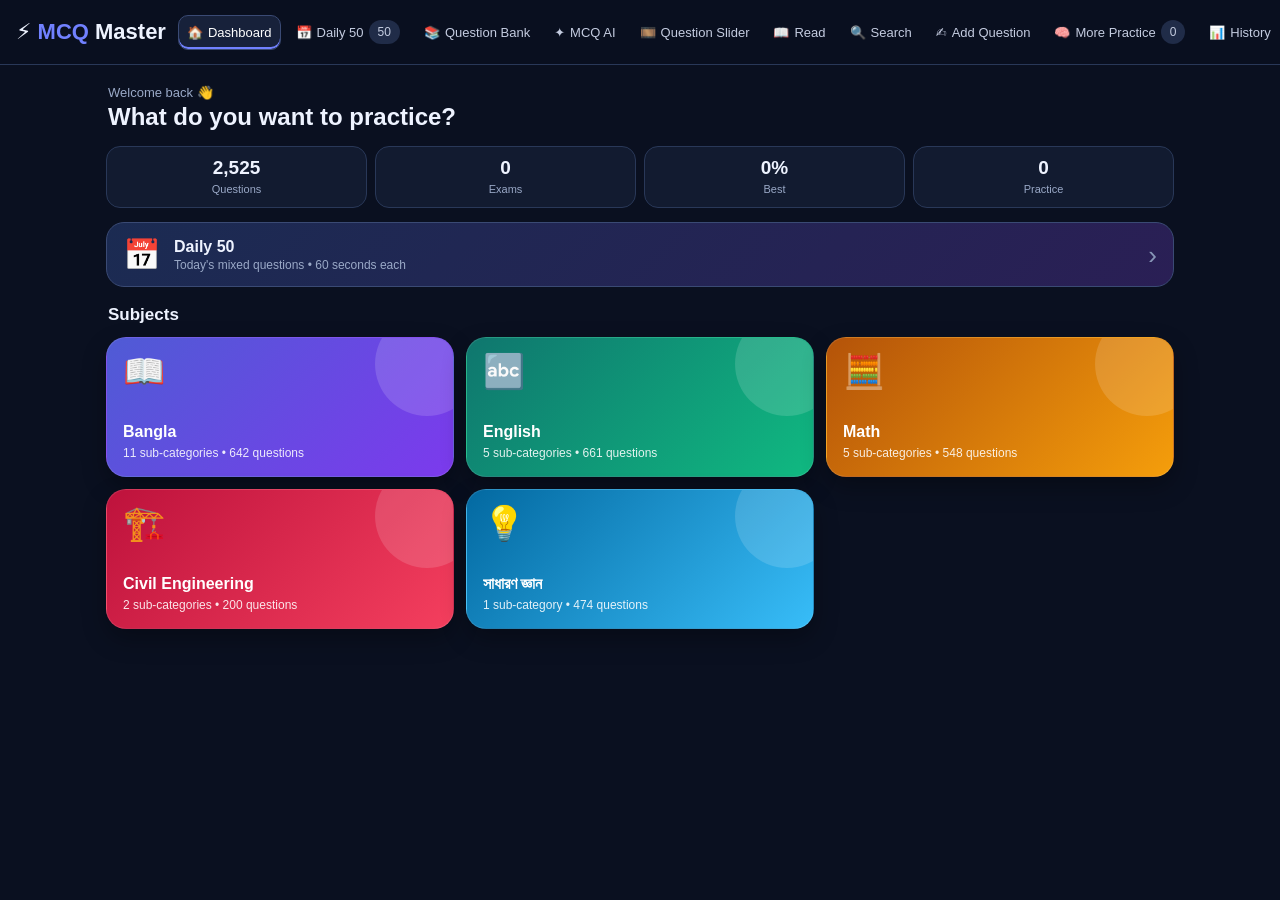
<file: index.html>
<!doctype html>
<html lang="en">
<head>
<meta charset="utf-8">
<meta name="viewport" content="width=device-width,initial-scale=1,viewport-fit=cover">
<meta name="theme-color" content="#0a1020">
<meta name="color-scheme" content="dark">
<meta name="description" content="MCQ Master: exams, Daily 50, search, read mode and more practice. Installable and works offline.">
<meta name="mobile-web-app-capable" content="yes">
<meta name="apple-mobile-web-app-capable" content="yes">
<meta name="apple-mobile-web-app-status-bar-style" content="black-translucent">
<meta name="apple-mobile-web-app-title" content="MCQ Master">
<meta name="format-detection" content="telephone=no">
<link rel="manifest" href="manifest.webmanifest">
<link rel="icon" href="icon.svg" type="image/svg+xml">
<link rel="icon" href="icon-192.png" type="image/png" sizes="192x192">
<link rel="apple-touch-icon" href="apple-touch-icon.png">
<title>MCQ Master</title>
<link rel="stylesheet" href="style.css">
</head>
<body>
<header class="topbar" id="topbar">
 <div class="topbar-in">
  <button class="brand" onclick="show('home')" aria-label="Go to dashboard"><span class="logo">⚡ <b>MCQ</b> Master</span></button>
  <span class="netchip" id="netChip" style="display:none">⚠ Offline</span>
  <button class="burger" id="burger" aria-label="Toggle menu" aria-expanded="false" aria-controls="navMenu" onclick="toggleMenu()"><span></span><span></span><span></span></button>
  <nav class="nav" id="navMenu" aria-label="Main navigation">
   <button class="navbtn active" data-view="home" onclick="show('home')"><span>🏠</span><span>Dashboard</span></button>
   <button class="navbtn" data-view="daily" onclick="show('daily')"><span>📅</span><span>Daily 50</span><span id="dailyBadge" class="badge">0</span></button>
   <button class="navbtn" data-view="bank" onclick="show('bank')"><span>📚</span><span>Question Bank</span></button>
   <button class="navbtn" data-view="ai" onclick="show('ai')"><span>✦</span><span>MCQ AI</span></button>
   <button class="navbtn" data-view="slider" onclick="show('slider')"><span>🎞️</span><span>Question Slider</span></button>
   <button class="navbtn" data-view="read" onclick="show('read')"><span>📖</span><span>Read</span></button>
   <button class="navbtn" data-view="search" onclick="show('search')"><span>🔍</span><span>Search</span></button>
   <button class="navbtn" data-view="manage" onclick="show('manage')"><span>✍️</span><span>Add Question</span></button>
   <button class="navbtn" data-view="practice" onclick="show('practice')"><span>🧠</span><span>More Practice</span><span id="wrongBadge" class="badge">0</span></button>
   <button class="navbtn" data-view="history" onclick="show('history')"><span>📊</span><span>History</span></button>
   <button class="navbtn dng" onclick="resetAll()"><span>🗑️</span><span>Reset Local Data</span></button>
  </nav>
 </div>
</header>
<div class="app">
<section id="home" class="view active">
 <div class="homehead"><div class="muted" style="font-size:13px">Welcome back 👋</div><h1>What do you want to practice?</h1></div>
 <div class="card installcard" id="installCard" style="display:none"><div><b>📲 Install MCQ Master</b><div class="muted" id="installTxt" style="font-size:13px;margin-top:4px"></div></div><div style="display:flex;gap:8px"><button type="button" class="btn primary" id="installBtn" style="display:none" onclick="installApp()">Install</button><button type="button" class="btn" onclick="dismissInstall()">Not now</button></div></div>
 <div class="minis">
  <div class="mini"><b id="totalQ">0</b><span>Questions</span></div>
  <div class="mini"><b id="totalExam">0</b><span>Exams</span></div>
  <div class="mini"><b id="bestScore">0%</b><span>Best</span></div>
  <div class="mini"><b id="practiceCount">0</b><span>Practice</span></div>
 </div>
 <button type="button" class="dailycard" onclick="show('daily')"><span class="cic">📅</span><span class="stxt"><b>Daily 50</b><span class="muted">Today's mixed questions • 60 seconds each</span></span><span class="chev">›</span></button>
 <h3 class="sectitle">Subjects</h3>
 <div class="catgrid" id="catGrid"></div>
 
</section>

<section id="subs" class="view">
 <button type="button" class="backbtn" onclick="goBack()" aria-label="Go back"><span class="bi"><svg viewBox="0 0 24 24" width="18" height="18" fill="none" stroke="currentColor" stroke-width="2.6" stroke-linecap="round" stroke-linejoin="round"><path d="M15 5l-7 7 7 7"/></svg></span><span>Back</span></button>
 <div class="hero sethero" id="subHero"></div>
 <h3 class="sectitle">Choose a sub-category</h3>
 <div id="subList"></div>
</section>

<section id="setup" class="view">
 <button type="button" class="backbtn" onclick="goBack()" aria-label="Go back"><span class="bi"><svg viewBox="0 0 24 24" width="18" height="18" fill="none" stroke="currentColor" stroke-width="2.6" stroke-linecap="round" stroke-linejoin="round"><path d="M15 5l-7 7 7 7"/></svg></span><span>Back</span></button>
 <div class="hero sethero" id="setHero"></div>
 <div class="tkt" aria-live="polite">
  <div class="tk"><b id="tkQ">10</b><span>Questions</span></div>
  <div class="tk"><b id="tkT">No limit</b><span id="tkTl">Timer</span></div>
  <div class="tk"><b id="tkN">None</b><span>Cut mark</span></div>
  <div class="tk hl"><b id="tkM">10</b><span>Full marks</span></div>
 </div>
 <div style="display:none">
  <select id="cat" onchange="loadSubs()"></select><select id="sub" onchange="loadLessons()"></select>
  <select id="count"><option value="5">5</option><option value="10" selected>10</option><option value="20">20</option><option value="30">30</option><option value="50">50</option><option value="1000">All</option></select>
  <select id="negative"><option value="0">Off</option><option value=".25">−0.25</option><option value=".5">−0.50</option><option value="1">−1.00</option></select>
  <select id="qtype"><option value="all">Both</option><option value="mcq">MCQ</option><option value="text">Short answer</option></select>
  <select id="qorder"><option value="random">Random</option><option value="present">Original</option></select>
  <select id="timerMode" onchange="timerUi(true)"><option value="off">No timer</option><option value="q">Per question</option><option value="all">Whole exam</option></select>
 </div>

 <div class="setgrp">
  <div class="setrow">
   <div class="sethd"><span class="seti" style="--c1:#4f5bd5;--c2:#7c3aed">🔢</span><div class="sett"><b>Number of questions</b><small>How many questions in this exam</small></div></div>
   <div class="seg wrap" data-for="count"></div>
  </div>
  <div class="setrow">
   <div class="sethd"><span class="seti" style="--c1:#0f766e;--c2:#10b981">🧩</span><div class="sett"><b>Question type</b><small>Multiple choice, typed answers, or both</small></div></div>
   <div class="seg" data-for="qtype"></div>
  </div>
  <div class="setrow">
   <div class="sethd"><span class="seti" style="--c1:#b45309;--c2:#f59e0b">🔀</span><div class="sett"><b>Question order</b><small>Original order continues where you stopped</small></div></div>
   <div class="seg" data-for="qorder"></div>
  </div>
 </div>

 <div class="setgrp">
  <div class="setrow">
   <div class="sethd"><span class="seti" style="--c1:#be123c;--c2:#f43f5e">⏱</span><div class="sett"><b>Timer</b><small>Count down for each question or the whole exam</small></div></div>
   <div class="seg" data-for="timerMode"></div>
   <div id="timerValBox" class="tvbox" style="display:none">
    <div class="stepper">
     <button type="button" class="stp" onclick="timerStep(-1)" aria-label="Less time">−</button>
     <div class="stpv"><input type="number" id="timerVal" min="5" max="3600" value="60" inputmode="numeric" oninput="timerPaint();setupSummary()" aria-label="Timer value"><span id="timerValLbl">seconds per question</span></div>
     <button type="button" class="stp" onclick="timerStep(1)" aria-label="More time">+</button>
    </div>
    <div class="chips" id="timerPresets"></div>
   </div>
  </div>
  <div class="setrow">
   <div class="sethd"><span class="seti" style="--c1:#6d28d9;--c2:#d946ef">✂️</span><div class="sett"><b>Cut mark</b><small>Marks removed for every wrong answer. Skipped questions lose nothing.</small></div></div>
   <div class="seg" data-for="negative"></div>
  </div>
 </div>

 <div id="lessonBox" class="setgrp" style="display:none;position:relative;padding:14px">
  <div class="sethd" style="margin-bottom:10px"><span class="seti" style="--c1:#0369a1;--c2:#38bdf8">📑</span><div class="sett"><b>Lessons</b><small>Only the chosen lessons are loaded</small></div></div>
  <button type="button" class="msel" id="lessonBtn" onclick="toggleLessonPanel()" aria-expanded="false" aria-controls="lessonPanel"><span id="lessonBtnTxt">All lessons</span><span aria-hidden="true">▾</span></button>
  <div class="mspanel" id="lessonPanel" style="display:none">
   <div class="mshead"><label style="margin:0;display:flex;gap:8px;align-items:center;cursor:pointer;color:#eef3ff"><input type="checkbox" id="lessonAll" style="width:auto" checked onchange="toggleLessons(this.checked)"> Select all</label><button type="button" class="btn" style="padding:6px 12px" onclick="toggleLessonPanel(false)">Done</button></div>
   <div class="lessonlist" id="lessonList"></div>
  </div>
  <div class="muted" style="font-size:12px;margin-top:8px" id="lessonInfo"></div>
 </div>

 <button type="button" class="cta" onclick="startExam()">Start exam →</button>
 <p class="muted setnote">Questions you already had in earlier exams are skipped until the selection runs out. Over 50 questions are shown 50 per page.</p>
</section>

<section id="exam" class="view">
 <button type="button" class="backbtn" onclick="goBack()" aria-label="Go back"><span class="bi"><svg viewBox="0 0 24 24" width="18" height="18" fill="none" stroke="currentColor" stroke-width="2.6" stroke-linecap="round" stroke-linejoin="round"><path d="M15 5l-7 7 7 7"/></svg></span><span>Back</span></button>
 <div class="hero">
  <div style="display:flex;justify-content:space-between;gap:8px;flex-wrap:wrap"><div><h2 id="batchTitle">Questions</h2><div class="muted" id="batchInfo"></div></div><div style="display:flex;gap:6px;align-items:flex-start"><div class="badge timer" id="timerBadge" style="display:none"></div><div class="badge" id="answeredInfo">0 answered</div></div></div>
  <div class="bar"><i id="batchBar"></i></div>
 </div>
 <div class="qnav" id="qnav" style="display:none"></div>
 <div id="questions"></div>
 <div class="sticky"><span class="muted" id="stickyHint">Answer all you can, then submit.</span><button class="btn primary" id="submitBtn" onclick="primaryAction()">Submit Questions →</button></div>
</section>

<section id="result" class="view">
 <button type="button" class="backbtn" onclick="goBack()" aria-label="Go back"><span class="bi"><svg viewBox="0 0 24 24" width="18" height="18" fill="none" stroke="currentColor" stroke-width="2.6" stroke-linecap="round" stroke-linejoin="round"><path d="M15 5l-7 7 7 7"/></svg></span><span>Back</span></button>
 <div class="card">
  <div class="ring" id="ring"><div class="ringin" id="finalPercent">0%</div></div>
  <h1 id="resultTitle" style="text-align:center">Result</h1><p class="muted" id="resultText" style="text-align:center"></p>
  <div class="stats">
   <div class="card"><div class="muted">Correct</div><b id="rCorrect">0</b></div>
   <div class="card"><div class="muted">Wrong</div><b id="rWrong">0</b></div>
   <div class="card"><div class="muted">Skipped</div><b id="rSkip">0</b></div>
   <div class="card"><div class="muted">Score</div><b id="rScore">0</b></div>
  </div>
  <div id="batchWrong"></div>
  <div style="display:flex;justify-content:center;gap:8px;flex-wrap:wrap;margin-top:16px">
   <button class="btn primary" id="nextBtn" onclick="nextBatch()">Next Questions →</button>
   <button class="btn good" onclick="show('practice')">More Practice</button>
   <button class="btn primary" id="repeatBtn" style="display:none" onclick="startExam()">Next MCQs →</button>
   <button class="btn" onclick="show('home')">Back to Main Page</button>
  </div>
 </div>
</section>

<section id="daily" class="view">
 <button type="button" class="backbtn" onclick="goBack()" aria-label="Go back"><span class="bi"><svg viewBox="0 0 24 24" width="18" height="18" fill="none" stroke="currentColor" stroke-width="2.6" stroke-linecap="round" stroke-linejoin="round"><path d="M15 5l-7 7 7 7"/></svg></span><span>Back</span></button>
 <div class="hero">
  <div style="display:flex;justify-content:space-between;gap:8px;flex-wrap:wrap;align-items:flex-start">
   <div><h2>📅 Daily Suggested Questions</h2><div class="muted" id="dailyInfo"></div></div>
   <div class="badge" id="dailyStats">0 / 0 answered</div>
  </div>
  <div class="bar"><i id="dailyBar"></i></div>
  <p class="muted" style="margin:0">Answer one question at a time. After the last question you see your score. Wrong answers are added to More Practice.</p>
   <div id="dailyTimerRow" style="display:flex;gap:8px;align-items:center;flex-wrap:wrap;margin-top:12px">
    <span class="badge timer" id="dailyTimer" style="display:none"></span>
    <span class="muted" style="font-size:13px">Every question has 60 seconds. When time ends, the next question opens automatically.</span>
   </div>
 </div>
 <div id="dailyResult"></div>
 <div id="dailyList"></div>
 <div class="sticky" id="dailySubmitBar"><span class="muted" id="dailySubmitInfo">0 / 0 answered</span><button class="btn primary" id="dailyNextBtn" onclick="dailyPrimary()">Next →</button></div>
</section>

<section id="bank" class="view">
<button type="button" class="backbtn" onclick="goBack()" aria-label="Go back"><span class="bi"><svg viewBox="0 0 24 24" width="18" height="18" fill="none" stroke="currentColor" stroke-width="2.6" stroke-linecap="round" stroke-linejoin="round"><path d="M15 5l-7 7 7 7"/></svg></span><span>Back</span></button>
 <div class="pghead"><h1>📚 Question Bank</h1><p class="muted">Every subject, sub-category and lesson. Tap a sub-category to start practising it.</p></div>
 <div class="minis">
  <div class="mini"><b id="bankTotal">0</b><span>Questions</span></div>
  <div class="mini"><b id="bankCats">0</b><span>Subjects</span></div>
  <div class="mini"><b id="bankSubs">0</b><span>Sub-cats</span></div>
  <div class="mini"><b id="bankDaily">0</b><span>Daily set</span></div>
 </div>
 <div id="bankList"></div>
</section>

<section id="read" class="view">
<button type="button" class="backbtn" onclick="goBack()" aria-label="Go back"><span class="bi"><svg viewBox="0 0 24 24" width="18" height="18" fill="none" stroke="currentColor" stroke-width="2.6" stroke-linecap="round" stroke-linejoin="round"><path d="M15 5l-7 7 7 7"/></svg></span><span>Back</span></button>
 <div id="rdPicker">
  <div class="pghead"><h1>📖 Read</h1><p class="muted">Study mode: questions with the correct answer and explanation. No timer, no score, and nothing is added to Wrong, Skipped or History.</p></div>
  <div class="panel">
   <div class="flab">Subject</div>
   <div class="chips" id="rdCatChips"></div>
   <div class="flab" style="margin-top:10px">Sub-category</div>
   <div class="chips" id="rdSubChips"></div>
   <div id="rdLesRow" style="display:none;margin-top:8px"><div class="flab">Lesson</div><button type="button" class="pfield" onclick="readPickLesson()"><span id="rdLesTxt">All lessons</span><span class="chev">›</span></button></div>
  </div>
  <div class="panel" style="margin-top:12px">
   <div class="flab">Question type</div><div class="seg" data-for="rdType"></div>
   <div class="flab" style="margin-top:14px">Order</div><div class="seg" data-for="rdOrder"></div>
   <div class="flab" style="margin-top:14px">Answers</div><div class="seg" data-for="rdMode"></div>
  </div>
  <div style="display:none">
   <select id="rdCat" onchange="readSubs(false)"></select><select id="rdSub" onchange="readLessons(false)"></select><select id="rdLes"></select>
   <select id="rdType"><option value="all">All</option><option value="mcq">MCQ</option><option value="text">Short answer</option></select>
   <select id="rdOrder"><option value="present">Original</option><option value="random">Random</option></select>
   <select id="rdMode"><option value="show">Show</option><option value="hide">Hide</option></select>
  </div>
  <button type="button" class="cta" id="rdStartBtn" onclick="readStart()">Start reading →</button>
 </div>
 <div id="rdResults" style="display:none">
  <div class="rdhead">
   <button type="button" class="rdchg" onclick="readChange()" aria-label="Change selection"><svg viewBox="0 0 24 24" width="18" height="18" fill="none" stroke="currentColor" stroke-width="2.4" stroke-linecap="round" stroke-linejoin="round"><path d="M4 6h16M7 12h10M10 18h4"/></svg></button>
   <div class="rdsum"><b id="rdTitle"></b><span id="rdInfo"></span></div>
   <button type="button" class="rdtog on" id="rdTog" onclick="readToggleAns()">👁 Answers shown</button>
   <div class="rdprog"><i id="rdProg"></i></div>
  </div>
  <div id="rdList"></div>
 </div>
</section>

<section id="search" class="view">
<button type="button" class="backbtn" onclick="goBack()" aria-label="Go back"><span class="bi"><svg viewBox="0 0 24 24" width="18" height="18" fill="none" stroke="currentColor" stroke-width="2.6" stroke-linecap="round" stroke-linejoin="round"><path d="M15 5l-7 7 7 7"/></svg></span><span>Back</span></button>
 <div class="pghead"><h1>🔍 Search</h1><p class="muted">Searches questions, options, answers and explanations in every subject. Bangla and English both work.</p></div>
 <div class="sbarw">
  <div class="sbar">
   <svg viewBox="0 0 24 24"><circle cx="11" cy="11" r="7"/><path d="M20 20l-4-4"/></svg>
   <input type="search" id="srchQ" placeholder="Search questions…" autocomplete="off" autocapitalize="off" spellcheck="false" oninput="searchDebounce()" onkeydown="if(event.key==='Enter'){clearTimeout(srchTimer);srchLimit=20;searchRun()}">
   <button type="button" class="sclear" id="srchClear" style="display:none" onclick="searchClear()" aria-label="Clear search">✕</button>
  </div>
 </div>
 <div class="chips" id="srCatChips"></div>
 <div class="chips" id="srSubChips" style="display:none"></div>
 <div style="display:none"><select id="srchCat" onchange="srchCatChange()"></select><select id="srchSub" onchange="srchLimit=20;searchRun()"></select></div>
 <div class="muted" style="font-size:13px;margin:4px 2px 12px" id="srchInfo"></div>
 <div id="srchList"><div class="emptystate"><div class="eic">🔍</div><b>Type at least 2 letters</b><span>of a question, answer or explanation.</span></div></div>
</section>

<section id="manage" class="view">
 <button type="button" class="backbtn" onclick="goBack()" aria-label="Go back"><span class="bi"><svg viewBox="0 0 24 24" width="18" height="18" fill="none" stroke="currentColor" stroke-width="2.6" stroke-linecap="round" stroke-linejoin="round"><path d="M15 5l-7 7 7 7"/></svg></span><span>Back</span></button>
 <div class="pghead"><h1>✍️ Add Question</h1><p class="muted">Create your own multiple-choice or short-answer questions. They are saved on this device and appear in exams, Daily 50 and the Question Bank.</p></div>
 <div class="card form">
  <div class="formgrid">
   <div><label>Type</label><select id="nqType" onchange="nqToggle()"><option value="mcq">Multiple choice (MCQ)</option><option value="text">Short answer (user types)</option></select></div>
   <div><label>Lesson</label><input id="nqLes" placeholder="e.g. Rivers of Bangladesh"></div>
   <div><label>Category</label><input id="nqCat" list="catDl" oninput="nqChips()" placeholder="e.g. General Knowledge"></div>
   <div><label>Sub-category</label><input id="nqSub" list="subDl" oninput="nqChips()" placeholder="e.g. Geography"></div>
  </div>
  <div class="flab" style="margin-top:12px">Quick pick</div><div class="chips" id="nqCatChips"></div><div class="chips" id="nqSubChips" style="display:none"></div>
  <datalist id="catDl"></datalist><datalist id="subDl"></datalist>
  <div style="margin-top:12px"><label>Question</label><textarea id="nqQ" rows="2" placeholder="e.g. Dhaka is the capital of which country?"></textarea></div>
  <div id="nqMcq" style="margin-top:12px">
   <label>Options — select the radio button next to the correct one</label>
   <div class="optrow"><input type="radio" name="nqCorrect" value="0" checked><input id="nqO0" placeholder="Option A"></div>
   <div class="optrow"><input type="radio" name="nqCorrect" value="1"><input id="nqO1" placeholder="Option B"></div>
   <div class="optrow"><input type="radio" name="nqCorrect" value="2"><input id="nqO2" placeholder="Option C (optional)"></div>
   <div class="optrow"><input type="radio" name="nqCorrect" value="3"><input id="nqO3" placeholder="Option D (optional)"></div>
  </div>
  <div id="nqText" style="display:none;margin-top:12px">
   <label>Accepted answers — one per line</label>
   <textarea id="nqAns" rows="3" placeholder="Bangladesh&#10;People's Republic of Bangladesh"></textarea>
   <div class="muted" style="font-size:12px;margin-top:5px">The user's answer is correct if it matches any line. Capital letters, punctuation and a/an/the are ignored, and one small typo is forgiven in longer answers.</div>
  </div>
  <div style="margin-top:12px"><label>Explanation (optional)</label><input id="nqExp" placeholder="Shown after answering"></div>
  <div style="margin-top:14px"><button class="btn primary" onclick="addQuestion()">Add Question</button></div>
 </div>
 <div class="card" style="margin-top:14px"><h3>My Questions <span class="badge" id="myCount">0</span></h3><div id="myList"></div></div>
</section>

<section id="practice" class="view">
<button type="button" class="backbtn" onclick="goBack()" aria-label="Go back"><span class="bi"><svg viewBox="0 0 24 24" width="18" height="18" fill="none" stroke="currentColor" stroke-width="2.6" stroke-linecap="round" stroke-linejoin="round"><path d="M15 5l-7 7 7 7"/></svg></span><span>Back</span></button>
 <div class="pghead"><h1>🧠 More Practice</h1><p class="muted" id="practiceDesc"></p></div>
 <div class="ptabs" id="ptabs">
  <button type="button" class="tab active" data-tab="wrong" style="--ac:#ff5d73" onclick="setTab('wrong')"><span>❌</span><span>Wrong</span><span class="badge" id="tabWrong">0</span></button>
  <button type="button" class="tab" data-tab="imp" style="--ac:#f5b942" onclick="setTab('imp')"><span>⭐</span><span>Important</span><span class="badge" id="tabImp">0</span></button>
  <button type="button" class="tab" data-tab="skip" style="--ac:#38bdf8" onclick="setTab('skip')"><span>⏭</span><span>Skipped</span><span class="badge" id="tabSkip">0</span></button>
  <button type="button" class="tab" data-tab="srch" style="--ac:#a78bfa" onclick="setTab('srch')"><span>🔍</span><span>Searched</span><span class="badge" id="tabSrch">0</span></button>
  <button type="button" class="tab" data-tab="n10" style="--ac:#46e0aa" onclick="setTab('n10')"><span>🔁</span><span>10× Practice</span><span class="badge" id="tabN10">0</span></button>
 </div>
 <div id="practiceFilter"></div>
 <div id="practiceActions"></div>
 <div id="practiceList"></div>
</section>

<section id="history" class="view">
<button type="button" class="backbtn" onclick="goBack()" aria-label="Go back"><span class="bi"><svg viewBox="0 0 24 24" width="18" height="18" fill="none" stroke="currentColor" stroke-width="2.6" stroke-linecap="round" stroke-linejoin="round"><path d="M15 5l-7 7 7 7"/></svg></span><span>Back</span></button>
 <div class="pghead"><h1>📊 Exam History</h1><p class="muted">All exam results are stored locally on this device.</p></div>
 <div id="historyList"></div>
</section>

<section id="ai" class="view">
 <div class="aihead">
  <button type="button" class="backbtn" onclick="goBack()" aria-label="Go back"><span class="bi"><svg viewBox="0 0 24 24" width="18" height="18" fill="none" stroke="currentColor" stroke-width="2.6" stroke-linecap="round" stroke-linejoin="round"><path d="M15 5l-7 7 7 7"/></svg></span></button>
  <div class="aibrand"><span class="aiav">✦</span><div><b>MCQ AI</b><small id="aiStatus">Works offline · reads your MCQ bank</small></div></div>
  <button type="button" class="aiib" onclick="aiToggleSet()" aria-label="AI settings">⚙</button>
  <button type="button" class="aiib" onclick="aiWelcome()" aria-label="New chat">＋</button>
 </div>
 <div class="aiset" id="aiSet" style="display:none">
  <b>Online AI (optional)</b>
  <p class="muted" style="font-size:13px;margin:4px 0 12px">Offline, MCQ AI answers from your question bank. Add a free Google Gemini API key (from aistudio.google.com/apikey) and it can also answer anything else. The key stays on this device.</p>
  <label for="aiKey">Gemini API key</label><input type="password" id="aiKey" placeholder="AIza…" autocomplete="off">
  <label for="aiModel">Model</label><input id="aiModel" placeholder="gemini-3.8 (optional)" autocomplete="off">
  <div style="display:flex;gap:8px"><button type="button" class="btn primary" onclick="aiSaveCfg()">Save</button><button type="button" class="btn" onclick="aiClearCfg()">Remove key</button></div>
 </div>
 <div class="aichat" id="aiChat"></div>
 <div class="aibottom">
  <div class="chips aisug" id="aiSug"></div>
  <div class="aicomp"><textarea id="aiIn" rows="1" placeholder="Ask about your questions…" oninput="aiGrow(this)" onkeydown="aiKey(event)" aria-label="Message MCQ AI"></textarea><button type="button" class="aisend" onclick="aiSend()" aria-label="Send">↑</button></div>
 </div>
</section>

<section id="slider" class="view">
 <button type="button" class="backbtn" onclick="goBack()" aria-label="Go back"><span class="bi"><svg viewBox="0 0 24 24" width="18" height="18" fill="none" stroke="currentColor" stroke-width="2.6" stroke-linecap="round" stroke-linejoin="round"><path d="M15 5l-7 7 7 7"/></svg></span><span>Back</span></button>
 <div id="slPicker">
  <div class="pghead"><h1>🎞️ Question Slider</h1><p class="muted">Questions slide past one by one. A timer moves to the next question on its own, and the answer with its explanation appears for you to read.</p></div>
  <div class="panel">
   <div class="flab">Subject</div><div class="chips" id="slCatChips"></div>
   <div class="flab" style="margin-top:10px">Sub-category</div><div class="chips" id="slSubChips"></div>
  </div>
  <div class="panel" style="margin-top:12px">
   <div class="flab">Time per question</div><div class="seg" data-for="slSec"></div>
   <div class="flab" style="margin-top:14px">Show answer + explanation</div><div class="seg" data-for="slRev"></div>
   <div class="flab" style="margin-top:14px">Order</div><div class="seg" data-for="slOrd"></div>
  </div>
  <div style="display:none">
   <select id="slCat" onchange="slSubs(false)"></select><select id="slSub" onchange="slSync()"></select>
   <select id="slSec"><option value="15">15s</option><option value="30">30s</option><option value="60" selected>60s</option><option value="90">90s</option><option value="120">120s</option></select>
   <select id="slRev"><option value="now">Instantly</option><option value="half" selected>At half time</option><option value="tap">On tap</option></select>
   <select id="slOrd"><option value="present">Original</option><option value="random">Random</option></select>
  </div>
  <button type="button" class="cta" id="slStartBtn" onclick="slStart()">Start slider →</button>
 </div>
 <div id="slRun" style="display:none">
  <div class="slbar">
   <button type="button" class="rdchg" onclick="slExit()" aria-label="Close slider">✕</button>
   <div class="rdsum"><b id="slTitle"></b><span id="slInfo"></span></div>
   <div class="slring" id="slRingW"><svg viewBox="0 0 36 36"><circle class="slr0" cx="18" cy="18" r="15.9155"/><circle class="slr1" id="slRing" cx="18" cy="18" r="15.9155"/></svg><b id="slSecs">60</b></div>
  </div>
  <div class="slprog"><i id="slProg"></i></div>
  <div class="slstage" id="slStage"></div>
  <div class="slctl">
   <button type="button" class="slb" onclick="slGo(-1)" aria-label="Previous question">‹ Prev</button>
   <button type="button" class="slb slp" id="slPlay" onclick="slPause()" aria-label="Pause or resume">❚❚</button>
   <button type="button" class="slb" onclick="slGo(1)" aria-label="Next question">Next ›</button>
  </div>
 </div>
</section>
</div>
<nav class="bottomnav" id="bottomNav" aria-label="App navigation">
 <button type="button" class="bnbtn active" data-view="home" onclick="show('home')"><span class="ic"><svg viewBox="0 0 24 24" aria-hidden="true"><path d="M3 11l9-8 9 8"/><path d="M5 9.5V20h5v-6h4v6h5V9.5"/></svg></span><span>Home</span></button>
 <button type="button" class="bnbtn" data-view="daily" onclick="show('daily')"><span class="ic"><svg viewBox="0 0 24 24" aria-hidden="true"><rect x="3" y="5" width="18" height="16" rx="3"/><path d="M8 3v4M16 3v4M3 10h18"/></svg></span><span>Daily 50</span><span id="dailyBadgeB" class="badge">0</span></button>
 <button type="button" class="bnbtn" data-view="search" onclick="show('search')"><span class="ic"><svg viewBox="0 0 24 24" aria-hidden="true"><circle cx="11" cy="11" r="7"/><path d="M20 20l-4-4"/></svg></span><span>Search</span></button>
 <button type="button" class="bnbtn" data-view="practice" onclick="show('practice')"><span class="ic"><svg viewBox="0 0 24 24" aria-hidden="true"><path d="M4 12a8 8 0 0 1 14-5l2 2"/><path d="M20 4v5h-5"/><path d="M20 12a8 8 0 0 1-14 5l-2-2"/><path d="M4 20v-5h5"/></svg></span><span>Practice</span><span id="wrongBadgeB" class="badge">0</span></button>
 <button type="button" class="bnbtn" data-view="more" aria-haspopup="dialog" aria-expanded="false" onclick="toggleMore()"><span class="ic"><svg viewBox="0 0 24 24" aria-hidden="true"><rect x="4" y="4" width="6.5" height="6.5" rx="2"/><rect x="13.5" y="4" width="6.5" height="6.5" rx="2"/><rect x="4" y="13.5" width="6.5" height="6.5" rx="2"/><rect x="13.5" y="13.5" width="6.5" height="6.5" rx="2"/></svg></span><span>More</span></button>
</nav>
<div class="sheetbg" id="sheetBg" onclick="toggleMore(false)" style="display:none"></div>
<div class="sheet" id="moreSheet" role="dialog" aria-label="More" style="display:none">
 <div class="sheethandle"></div>
 <div class="sheettitle">More</div>
 <div class="sgroup">
  <button type="button" class="srow" onclick="show('ai')"><span class="sri" style="--c1:#6375ff;--c2:#46e0aa">✦</span><span class="srt"><b>MCQ AI</b><small>Ask, sort and quiz from your questions</small></span><span class="chev">›</span></button>
  <button type="button" class="srow" onclick="show('slider')"><span class="sri" style="--c1:#be123c;--c2:#f43f5e">🎞️</span><span class="srt"><b>Question Slider</b><small>Timed slideshow with answers</small></span><span class="chev">›</span></button>
 </div>
 <div class="sgroup">
  <button type="button" class="srow" onclick="show('bank')"><span class="sri" style="--c1:#4f5bd5;--c2:#7c3aed">📚</span><span class="srt"><b>Question Bank</b><small>All subjects and lessons</small></span><span class="chev">›</span></button>
  <button type="button" class="srow" onclick="show('read')"><span class="sri" style="--c1:#0f766e;--c2:#10b981">📖</span><span class="srt"><b>Read</b><small>Study questions with answers</small></span><span class="chev">›</span></button>
  <button type="button" class="srow" onclick="show('manage')"><span class="sri" style="--c1:#b45309;--c2:#f59e0b">✍️</span><span class="srt"><b>Add Question</b><small>Create your own questions</small></span><span class="chev">›</span></button>
  <button type="button" class="srow" onclick="show('history')"><span class="sri" style="--c1:#0369a1;--c2:#38bdf8">📊</span><span class="srt"><b>History</b><small>Your exam results</small></span><span class="chev">›</span></button>
 </div>
 <div class="sgroup">
  <button type="button" class="srow dng" onclick="resetAll()"><span class="sri">🗑️</span><span class="srt"><b>Reset Local Data</b><small>Clear progress, wrong list and history</small></span><span class="chev">›</span></button>
 </div>
 <button type="button" class="btn primary" id="installBtnSheet" style="display:none;width:100%;padding:14px" onclick="installApp()">📲 Install app</button>
 <div class="muted" id="iosHint" style="display:none;margin-top:12px;font-size:13px;text-align:center">📲 To install: tap the Share button, then “Add to Home Screen”.</div>
</div>
<div class="sheetbg" id="pickBg" onclick="closePicker()" style="display:none"></div>
<div class="sheet" id="pickSheet" role="dialog" aria-label="Choose" style="display:none"><div class="sheethandle"></div><div class="sheettitle" id="pickT"></div><div class="pickl" id="pickList"></div></div>
<div class="dlgbg" id="dlgBg" onclick="dlgClose()" style="display:none"></div>
<div class="dlg" id="dlg" role="alertdialog" aria-modal="true" aria-labelledby="dlgT" style="display:none"><div class="dlgic" id="dlgIc">⚠️</div><h3 id="dlgT"></h3><p class="muted" id="dlgM"></p><div class="dlgbtns"><button type="button" class="btn" onclick="dlgClose()">Cancel</button><button type="button" class="btn dgr" id="dlgOk" onclick="dlgConfirm()">OK</button></div></div>
<div class="updbar" id="updBar" style="display:none"><span>✨ A new version is ready.</span><button type="button" class="btn primary" onclick="location.reload()">Reload</button></div>
<div id="toast" style="position:fixed;right:15px;bottom:15px;background:#182541;border:1px solid #293858;padding:12px 15px;border-radius:10px;display:none"></div>

<!-- Question index (counts only). Question text loads on demand from q-*.js files -->
<script src="q-manifest.js"></script>
<!-- App logic -->
<script src="script.js"></script>
</body>
</html>
</file>
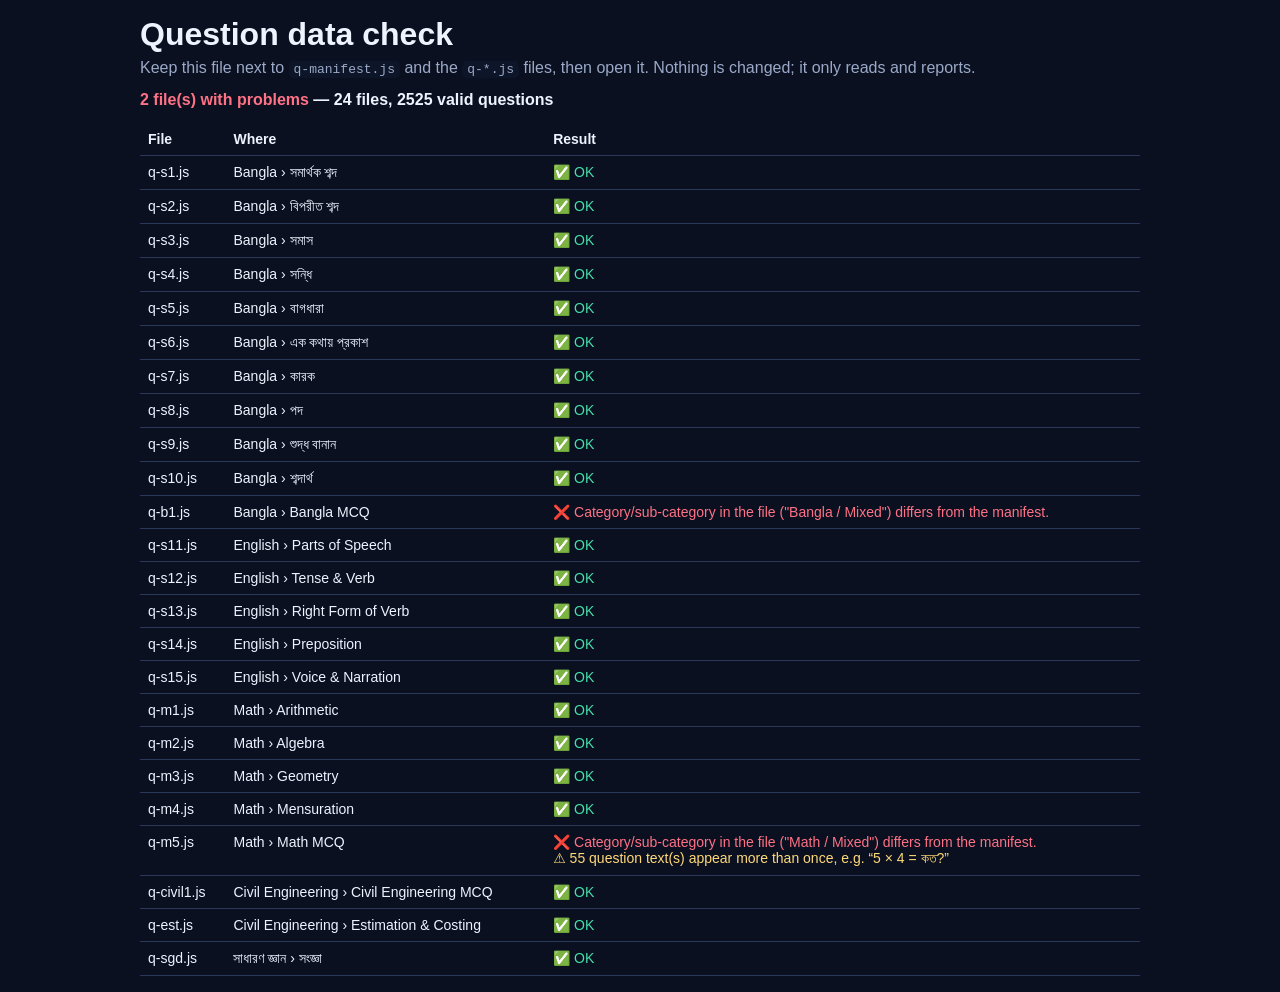
<file: check.html>
<!doctype html>
<html lang="en"><head><meta charset="utf-8"><meta name="viewport" content="width=device-width,initial-scale=1">
<title>Question data check</title>
<style>body{font-family:Arial,system-ui,sans-serif;background:#0a1020;color:#eef3ff;margin:0;padding:16px;max-width:1000px;margin:auto}
h1{margin:0 0 6px}.muted{color:#9aa9c7}table{width:100%;border-collapse:collapse;margin-top:14px;font-size:14px}
td,th{border-bottom:1px solid #293858;padding:8px;text-align:left;vertical-align:top}.ok{color:#46e0aa}.bad{color:#ff7185}.warn{color:#ffd978}
code{background:#0d1528;padding:1px 5px;border-radius:5px}</style></head><body>
<h1>Question data check</h1>
<div class="muted">Keep this file next to <code>q-manifest.js</code> and the <code>q-*.js</code> files, then open it. Nothing is changed; it only reads and reports.</div>
<div id="sum" style="margin:14px 0;font-weight:700">Checking…</div>
<table><thead><tr><th>File</th><th>Where</th><th>Result</th></tr></thead><tbody id="rows"></tbody></table>
<script src="q-manifest.js"></script>
<script>
const RAW=[];window.__shard=(k,c,s,a)=>RAW.push({k,c,s,a});
const MAN=window.MANIFEST,rows=document.getElementById('rows');
function load(k){return new Promise(res=>{const n=RAW.length,el=document.createElement('script');el.src=(MAN.p||'q-')+k+'.js?r='+Date.now();el.onload=()=>res(RAW.slice(n));el.onerror=()=>res(null);document.head.appendChild(el)})}
function row(f,w,issues,notes){const tr=document.createElement('tr');tr.innerHTML=`<td>${f}</td><td>${w}</td><td>${issues.length?issues.map(x=>'<div class="bad">❌ '+x+'</div>').join(''):'<div class="ok">✅ OK</div>'}${(notes||[]).map(x=>'<div class="warn">⚠ '+x+'</div>').join('')}</td>`;rows.appendChild(tr);return issues.length}
(async()=>{
 let problems=0,files=0,total=0;const idOwner=new Map();
 for(const c of MAN.cats)for(const s of c.s)for(const e of s.k){
  files++;const where=c.c+' › '+s.n;const issues=[],notes=[];
  const calls=await load(e.k);
  if(!calls){problems+=row('q-'+e.k+'.js',where,['File not found or has a syntax error (check the file name and the last ]); line).']);continue}
  if(calls.length!==1)notes.push(calls.length+' __shard calls in one file. The app now merges them, but keep one call per file and a unique key.');
  const all=calls.flatMap(x=>x.a),first=calls[0];
  if(first.k!==e.k)issues.push('Key inside the file is "'+first.k+'" but the manifest says "'+e.k+'".');
  if(first.c!==c.c||first.s!==s.n)issues.push('Category/sub-category in the file ("'+first.c+' / '+first.s+'") differs from the manifest.');
  const ids=new Set(),bad=[];let texts=0;
  all.forEach(q=>{
   let why=null;
   if(!q||!Number.isFinite(q.id))why='no numeric id';
   else if(typeof q.q!=='string'||!q.q.trim())why='empty question';
   else if(ids.has(q.id))why='id repeated in this file';
   else if(idOwner.has(q.id))why='id also used in q-'+idOwner.get(q.id)+'.js';
   else if(q.t==='text'){if(!Array.isArray(q.ans)||!q.ans.some(x=>typeof x==='string'&&x.trim()))why='short answer without "ans" list'}
   else if(!Array.isArray(q.o)||q.o.length<2)why='fewer than 2 options';
   else if(!Number.isInteger(q.a)||q.a<0||q.a>=q.o.length)why='"a" (correct option number) is outside the options';
   if(why){bad.push('id '+(q&&q.id)+': '+why);return}
   ids.add(q.id);idOwner.set(q.id,e.k);if(q.t==='text')texts++;
   if(q.e==null||q.e==='')notes.push('id '+q.id+' has no explanation');
  });
  total+=ids.size;
  if(bad.length)issues.push(bad.length+' invalid question(s) will be skipped: '+bad.slice(0,6).join('; ')+(bad.length>6?' …':''));
  const arr=[...ids].sort((a,b)=>a-b);
  if(ids.size!==e.c)issues.push('Manifest says c='+e.c+' but the file has '+ids.size+' valid questions.');
  if(texts!==(e.t||0))issues.push('Manifest says t='+(e.t||0)+' short-answer questions but the file has '+texts+'. (With "Short answer only"/"MCQ only" filters the file may be skipped.)');
  if(arr.length&&(arr[0]!==e.lo||arr[arr.length-1]!==e.hi))issues.push('Manifest id range '+e.lo+'–'+e.hi+' but the file uses '+arr[0]+'–'+arr[arr.length-1]+'.');
  if(Array.isArray(e.ls)){
   let sum=0;e.ls.forEach(L=>{
    const inR=arr.filter(i=>i>=L.lo&&i<=L.hi),t=all.filter(q=>q.t==='text'&&q.id>=L.lo&&q.id<=L.hi).length;sum+=L.c;
    if(inR.length!==L.c)issues.push('Lesson "'+L.l+'": c='+L.c+' but '+inR.length+' questions fall in ids '+L.lo+'–'+L.hi+'.');
    if(t!==(L.t||0))issues.push('Lesson "'+L.l+'": t='+(L.t||0)+' but it has '+t+' short-answer questions.');
   });
   if(sum!==e.c)issues.push('Lesson counts add up to '+sum+' but the file entry says c='+e.c+'.');
  }
  const qt=new Map();all.forEach(q=>{if(q&&q.q){const k=q.q.trim();qt.set(k,(qt.get(k)||0)+1)}});
  const dups=[...qt].filter(x=>x[1]>1);if(dups.length)notes.push(dups.length+' question text(s) appear more than once, e.g. “'+dups[0][0].slice(0,50)+'”');
  problems+=row('q-'+e.k+'.js',where,issues,notes.slice(0,5));
 }
 document.getElementById('sum').innerHTML=problems?`<span class="bad">${problems} file(s) with problems</span> — ${files} files, ${total} valid questions`:`<span class="ok">All ${files} files are OK</span> — ${total} valid questions`;
})();
</script></body></html>
</file>
<file: style.css>
*{box-sizing:border-box}body{margin:0;font-family:Arial,system-ui,sans-serif;background:#0a1020;color:#eef3ff}
button,input,select{font:inherit}button{cursor:pointer;border:0;touch-action:manipulation;-webkit-tap-highlight-color:transparent}
.app{max-width:1100px;margin:auto;padding:16px 16px calc(16px + env(safe-area-inset-bottom,0px))}

.btn{background:#17213a;color:#eef3ff;border:1px solid #293858;border-radius:10px;padding:10px 14px}.primary{background:linear-gradient(135deg,#6375ff,#8b5cf6);border:0}.good{background:#123c32;color:#7ff0c7}.danger{background:#451d2a;color:#ff9baa}
.view{display:none}.view.active{display:block}.hero,.card{background:#121b30;border:1px solid #293858;border-radius:17px;padding:18px}.hero{margin-bottom:14px}
h1,h2,h3{margin-top:0}.muted{color:#9aa9c7}.grid{display:grid;grid-template-columns:repeat(4,1fr);gap:12px}.stat{font-size:27px;font-weight:800}
.form{max-width:800px;margin:auto}.formgrid{display:grid;grid-template-columns:1fr 1fr;gap:12px}label{font-size:13px;color:#9aa9c7;display:block;margin-bottom:6px}
select,input,textarea{width:100%;padding:11px;border-radius:10px;background:#0d1528;color:#fff;border:1px solid #293858}
.q{background:#111a2e;border:1px solid #293858;border-radius:14px;padding:16px;margin:12px 0}.qnum{color:#8796b7;font-size:13px}.qtext{font-size:18px;font-weight:700;line-height:1.45;margin:8px 0 13px}
.opts{display:grid;gap:8px}.opt{display:flex;gap:9px;align-items:flex-start;padding:11px;border:1px solid #293858;border-radius:10px;background:#0c1427;color:#eef3ff;font-size:15px;margin:0}.opt:hover{border-color:#7181ff}.opt input{width:auto;margin-top:4px;accent-color:#7181ff}
.sticky{position:sticky;bottom:calc(10px + env(safe-area-inset-bottom,0px));background:rgba(10,16,32,.94);backdrop-filter:blur(10px);border:1px solid #293858;border-radius:13px;padding:11px;display:flex;justify-content:space-between;gap:8px;align-items:center;z-index:4}
.bar{height:8px;background:#202c48;border-radius:20px;overflow:hidden;margin:10px 0}.bar i{display:block;height:100%;width:0;background:linear-gradient(90deg,#6375ff,#a855f7);transition:.5s}
.stats{display:grid;grid-template-columns:repeat(4,1fr);gap:10px}.stats .card{text-align:center}.ring{width:150px;height:150px;border-radius:50%;margin:15px auto;display:grid;place-items:center;background:conic-gradient(#7181ff 0deg,#8b5cf6 0deg,#263858 0deg)}.ringin{width:118px;height:118px;border-radius:50%;background:#111a30;display:grid;place-items:center;font-size:27px;font-weight:800}
.wrong{border-left:4px solid #ff5d73;background:#171d31;border-radius:10px;padding:13px;margin:10px 0}.correct{color:#46e0aa}.bad{color:#ff7185}.explain{color:#c6d0e6;margin-top:7px}.badge{display:inline-block;padding:5px 9px;border-radius:20px;background:#202c48;color:#c4cce0;font-size:12px}
.history{border-bottom:1px solid #293858;padding:12px 0;display:flex;justify-content:space-between;gap:8px}.empty{text-align:center;padding:30px;color:#9aa9c7}
.bankcat{display:flex;justify-content:space-between;align-items:center;font-weight:800;padding:10px 0 6px;border-bottom:1px solid #293858;margin-top:6px}
.banksub{display:flex;justify-content:space-between;padding:7px 0 7px 14px;color:#c4cce0;border-bottom:1px dashed #1f2b47;font-size:14px}
.qnav{display:grid;grid-template-columns:repeat(10,minmax(0,1fr));gap:6px;background:#121b30;border:1px solid #293858;border-radius:14px;padding:10px;margin-bottom:6px}
.qn{padding:8px 0;border-radius:8px;background:#0c1427;color:#c4cce0;border:1px solid #293858;font-size:13px;font-variant-numeric:tabular-nums}
.qn:hover{border-color:#7181ff}.qn.done{background:#123c32;color:#7ff0c7;border-color:#46e0aa}
.q{scroll-margin-top:80px}
@media(max-width:550px){.qnav{gap:4px;padding:8px}.qn{padding:7px 0;font-size:12px}}
.lessonlist{display:grid;grid-template-columns:1fr 1fr;gap:8px}.banklesson{display:flex;justify-content:space-between;padding:4px 0 4px 30px;color:#9aa9c7;font-size:13px}
@media(max-width:550px){.lessonlist{grid-template-columns:1fr}}
.opt.ok{border-color:#46e0aa;background:#0f2a24}.opt.no{border-color:#ff5d73;background:#2a1520}
.dtag{display:flex;gap:6px;flex-wrap:wrap;margin-bottom:6px}
textarea{font:inherit;resize:vertical}
.ansinput{font-size:16px;padding:13px}
.timer{font-variant-numeric:tabular-nums;font-weight:700;background:#1b2b52;color:#9fb4ff}.timer.warn{background:#451d2a;color:#ff9baa;animation:pulse 1s infinite}
@keyframes pulse{50%{opacity:.55}}
.mine{display:flex;justify-content:space-between;gap:10px;align-items:flex-start;border-bottom:1px solid #293858;padding:12px 0}
.mine .qt{font-weight:700;margin:4px 0}
.optrow{display:flex;gap:8px;align-items:center;margin-bottom:8px}.optrow input[type=radio]{width:auto;accent-color:#7181ff}
/* ---------- Responsive navbar ---------- */
.topbar{position:sticky;top:0;z-index:50;background:rgba(10,16,32,.92);backdrop-filter:blur(12px);-webkit-backdrop-filter:blur(12px);border-bottom:1px solid #293858;padding-top:env(safe-area-inset-top,0px)}
.topbar-in{max-width:1280px;margin:auto;padding:10px 16px;display:flex;align-items:center;justify-content:space-between;gap:12px;position:relative}
.brand{background:none;color:inherit;padding:4px 0;border:0;text-align:left}
.logo{font-size:22px;font-weight:800;white-space:nowrap}.logo b{color:#7181ff}
.nav{display:flex;gap:6px;align-items:center}
.navbtn{display:flex;align-items:center;gap:7px;background:transparent;color:#c4cce0;border:1px solid transparent;border-radius:10px;padding:9px 12px;font-size:14px;white-space:nowrap;transition:background .15s,color .15s}
.navbtn:hover{background:#17213a;color:#fff}
.navbtn.active{background:#17213a;border-color:#3a4a74;color:#fff;box-shadow:inset 0 -2px 0 #7181ff}
.navbtn:focus-visible,.burger:focus-visible,.brand:focus-visible{outline:2px solid #7181ff;outline-offset:2px}
.burger{display:none;width:44px;height:44px;border-radius:10px;background:#17213a;border:1px solid #293858;flex-direction:column;justify-content:center;align-items:center;gap:5px;padding:0}
.burger span{display:block;width:20px;height:2px;background:#eef3ff;border-radius:2px;transition:transform .2s,opacity .2s}
.burger.open span:nth-child(1){transform:translateY(7px) rotate(45deg)}
.burger.open span:nth-child(2){opacity:0}
.burger.open span:nth-child(3){transform:translateY(-7px) rotate(-45deg)}
@media(min-width:1261px) and (max-width:1380px){.navbtn{padding:9px 8px;font-size:13px;gap:5px}}
@media(max-width:1260px){
 .burger{display:flex}
 .nav{display:none;position:absolute;top:100%;left:0;right:0;flex-direction:column;align-items:stretch;gap:4px;background:#0d1528;border-bottom:1px solid #293858;padding:10px 12px 14px;box-shadow:0 18px 30px rgba(0,0,0,.45);max-height:calc(100vh - 70px);overflow-y:auto}
 .nav.open{display:flex}
 .navbtn{padding:14px;font-size:16px;justify-content:flex-start;min-height:48px}
 .navbtn .badge{margin-left:auto}
}
@media(max-width:380px){.logo{font-size:19px}.topbar-in{padding:8px 12px}}
@media(max-width:800px){.grid,.stats{grid-template-columns:1fr 1fr}}@media(max-width:550px){.app{padding:10px}.formgrid{grid-template-columns:1fr}.qtext{font-size:16px}.sticky{flex-direction:column;align-items:stretch}}


.mkbar{display:flex;gap:8px;flex-wrap:wrap;margin:0 0 12px}
.mk{background:#0c1427;color:#c4cce0;border:1px solid #293858;border-radius:20px;padding:7px 12px;font-size:13px}
.mk:hover{border-color:#7181ff}
.mk.on{background:#2b2410;border-color:#d9a93a;color:#ffd978}
.mk[data-n10].on{background:#1b2b52;border-color:#7181ff;color:#b9c6ff}
.tabs{display:flex;gap:8px;flex-wrap:wrap;margin-top:10px}
.tab{background:#17213a;color:#c4cce0;border:1px solid #293858;border-radius:10px;padding:10px 14px;display:flex;gap:7px;align-items:center}
.tab.active{border-color:#7181ff;color:#fff;box-shadow:inset 0 -2px 0 #7181ff}
@media(max-width:550px){.tab{flex:1 1 100%}}

.pfilter{display:grid;grid-template-columns:1fr 1fr;gap:12px;margin-top:14px}
.pfilter:empty{display:none}
.pfilter select:disabled{opacity:.55}
@media(max-width:550px){.pfilter{grid-template-columns:1fr}}

/* ---------- Lesson multi-select dropdown ---------- */
.msel{width:100%;display:flex;justify-content:space-between;align-items:center;gap:8px;text-align:left;padding:11px;border-radius:10px;background:#0d1528;color:#fff;border:1px solid #293858}
.msel:hover,.msel[aria-expanded="true"]{border-color:#7181ff}
.mspanel{position:absolute;left:0;right:0;top:calc(100% - 22px);z-index:30;background:#0d1528;border:1px solid #7181ff;border-radius:12px;box-shadow:0 18px 34px rgba(0,0,0,.55);max-height:min(340px,55vh);overflow-y:auto;padding:0 8px 8px}
.mshead{position:sticky;top:0;background:#0d1528;display:flex;justify-content:space-between;align-items:center;gap:8px;padding:10px 4px;border-bottom:1px solid #293858;margin-bottom:8px;z-index:1}
.mspanel .lessonlist{grid-template-columns:1fr;gap:6px}
.mspanel .opt{padding:9px 10px}


/* ---------- Back button (pill with arrow bubble) ---------- */
.backbtn{display:inline-flex;align-items:center;gap:10px;margin:0 0 14px;padding:4px 18px 4px 4px;border-radius:999px;color:#eef3ff;font-weight:700;font-size:14px;letter-spacing:.3px;border:1.5px solid transparent;background:linear-gradient(#121b30,#121b30) padding-box,linear-gradient(135deg,#6375ff,#a855f7,#46e0aa) border-box;box-shadow:0 6px 18px rgba(99,117,255,.22);transition:transform .15s,box-shadow .15s}
.backbtn .bi{width:34px;height:34px;border-radius:50%;display:grid;place-items:center;background:linear-gradient(135deg,#6375ff,#8b5cf6);color:#fff;transition:transform .2s}
.backbtn:hover{box-shadow:0 8px 24px rgba(139,92,246,.4)}
.backbtn:hover .bi{transform:translateX(-3px)}
.backbtn:active{transform:scale(.95)}
.backbtn:focus-visible{outline:2px solid #7181ff;outline-offset:3px}
/* ---------- Read mode ---------- */
.rdl{flex:none;width:24px;height:24px;border-radius:50%;background:#1b2b52;color:#b9c6ff;display:grid;place-items:center;font-size:12px;font-weight:700}
.opt.ok .rdl{background:#46e0aa;color:#06231b}
.rdtick{margin-left:auto;color:#46e0aa;font-weight:800}
.rdans{padding:12px;border:1px solid #46e0aa;background:#0f2a24;border-radius:10px;color:#d8fff0}
.rdbar{display:flex;gap:8px;flex-wrap:wrap;justify-content:space-between;align-items:center;margin-bottom:12px}

/* ---------- Search ---------- */
.srchwrap{display:flex;gap:8px;align-items:stretch;margin-top:12px}
.srchwrap input{flex:1;min-width:0}
mark{background:rgba(217,169,58,.28);color:#ffd978;border-radius:3px;padding:0 2px}

/* ---------- Mobile web app ---------- */
:root{--bn:60px}
html{-webkit-text-size-adjust:100%}
button,.navbtn,.bnbtn,.tab,.mk,.sheetbtn{-webkit-user-select:none;user-select:none}
@media(display-mode:standalone){body{overscroll-behavior-y:none}}
.view.active{animation:vin .18s ease-out}
@keyframes vin{from{opacity:0;transform:translateY(6px)}}
#toast{z-index:100}
.netchip{background:#451d2a;color:#ff9baa;border-radius:20px;padding:5px 10px;font-size:12px;font-weight:700;white-space:nowrap}
.installcard{display:flex;gap:12px;justify-content:space-between;align-items:center;flex-wrap:wrap;margin-bottom:14px;border-color:#6375ff;background:linear-gradient(135deg,#141d3a,#1a1840)}
.updbar{position:fixed;left:12px;right:12px;top:calc(env(safe-area-inset-top,0px) + 62px);z-index:90;max-width:480px;margin:auto;display:flex;justify-content:space-between;align-items:center;gap:10px;background:#182541;border:1px solid #6375ff;border-radius:14px;padding:10px 12px;box-shadow:0 12px 30px rgba(0,0,0,.5)}
.bottomnav,.sheet,.sheetbg{display:none}
.sheetbg{position:fixed;inset:0;background:rgba(0,0,0,.55);z-index:70}
.sheet{position:fixed;left:0;right:0;bottom:0;z-index:80;max-width:560px;margin:auto;background:#0d1528;border:1px solid #3a4a74;border-bottom:0;border-radius:20px 20px 0 0;padding:10px 16px calc(16px + env(safe-area-inset-bottom,0px));box-shadow:0 -18px 40px rgba(0,0,0,.5);animation:sheetin .22s ease-out}
@keyframes sheetin{from{transform:translateY(100%)}}
.sheethandle{width:40px;height:4px;border-radius:4px;background:#3a4a74;margin:0 auto 14px}
.sheetgrid{display:grid;grid-template-columns:1fr 1fr;gap:10px}
.sheetbtn{display:flex;flex-direction:column;align-items:center;gap:6px;padding:16px 8px;border-radius:14px;background:#17213a;border:1px solid #293858;color:#eef3ff;font-size:14px;font-weight:700}
.sheetbtn .ic{font-size:26px;line-height:1}
.sheetbtn:active{background:#202c48}
@media(max-width:820px){
 .burger,.nav{display:none!important}
 .bottomnav{display:flex;position:fixed;left:0;right:0;bottom:0;z-index:60;gap:2px;background:rgba(13,21,40,.96);-webkit-backdrop-filter:blur(14px);backdrop-filter:blur(14px);border-top:1px solid #293858;padding:6px 6px calc(6px + env(safe-area-inset-bottom,0px))}
 .sheet,.sheetbg{display:none}
 .app{padding-bottom:calc(var(--bn) + env(safe-area-inset-bottom,0px) + 22px)}
 body.focus .bottomnav{display:none}
 body.focus .app{padding-bottom:calc(16px + env(safe-area-inset-bottom,0px))}
 #toast{left:12px;right:12px;bottom:calc(var(--bn) + env(safe-area-inset-bottom,0px) + 12px)!important}
 body.focus #toast{bottom:calc(84px + env(safe-area-inset-bottom,0px))!important}
 .bnbtn{flex:1;min-width:0;min-height:48px;background:none;color:#8796b7;display:flex;flex-direction:column;align-items:center;justify-content:center;gap:2px;padding:5px 2px;border-radius:12px;font-size:11px;position:relative;transition:background .15s,color .15s}
 .bnbtn .ic{font-size:21px;line-height:1}
 .bnbtn.active{background:#17213a;color:#fff;box-shadow:inset 0 -2px 0 #7181ff}
 .bnbtn .badge{position:absolute;top:1px;left:calc(50% + 7px);padding:1px 6px;font-size:10px;background:#6375ff;color:#fff}
 .bnbtn:focus-visible{outline:2px solid #7181ff;outline-offset:-2px}
}

/* ---------- Home flow: subjects -> sub-categories -> setup ---------- */
.homehead{margin:4px 2px 14px}
.homehead h1{font-size:24px;line-height:1.25;margin:2px 0 0}
.minis{display:grid;grid-template-columns:repeat(4,1fr);gap:8px;margin-bottom:14px}
.mini{background:#121b30;border:1px solid #293858;border-radius:14px;padding:10px 4px;text-align:center}
.mini b{display:block;font-size:19px}.mini span{font-size:11px;color:#9aa9c7}
.dailycard{width:100%;display:flex;align-items:center;gap:14px;text-align:left;margin-bottom:18px;padding:14px 16px;border-radius:18px;color:#eef3ff;background:linear-gradient(135deg,#1b2b52,#2a1f55);border:1px solid #3a4a74}
.dailycard .cic{font-size:30px}
.dailycard .stxt{flex:1;display:flex;flex-direction:column;gap:2px}
.dailycard .stxt .muted{font-size:12px}
.dailycard:active,.subrow:active{transform:scale(.98)}
.sectitle{margin:0 2px 12px;font-size:17px}
.catgrid{display:grid;grid-template-columns:repeat(2,1fr);gap:12px}
@media(min-width:700px){.catgrid{grid-template-columns:repeat(3,1fr)}}
.catcard{position:relative;overflow:hidden;text-align:left;border-radius:20px;padding:16px;min-height:140px;color:#fff;display:flex;flex-direction:column;justify-content:space-between;gap:14px;border:1px solid rgba(255,255,255,.1);background:linear-gradient(135deg,var(--c1),var(--c2));box-shadow:0 10px 24px rgba(0,0,0,.3);transition:transform .12s}
.catcard::after{content:"";position:absolute;right:-26px;top:-26px;width:104px;height:104px;border-radius:50%;background:rgba(255,255,255,.14)}
.catcard:active{transform:scale(.96)}
.catcard .cic{font-size:34px;line-height:1;position:relative;z-index:1}
.catcard .cname,.catcard .cmeta{display:block}
.catcard .cname{font-weight:800;font-size:16px;line-height:1.3}
.catcard .cmeta{font-size:12px;opacity:.88;margin-top:3px}
@media(max-width:699px){.catcard:last-child:nth-child(odd){grid-column:1/-1;min-height:112px}}
.sethero{display:flex;align-items:center;gap:14px;color:#fff;border:0;background:linear-gradient(135deg,var(--c1,#4f5bd5),var(--c2,#7c3aed))}
.sethero .cic{font-size:42px;line-height:1}
.sethero .muted{color:rgba(255,255,255,.86)}
.sethero h2{line-height:1.25}
.subrow{width:100%;display:flex;align-items:center;gap:14px;text-align:left;margin-bottom:10px;padding:13px 14px;border-radius:16px;background:#121b30;color:#eef3ff;border:1px solid #293858;transition:transform .12s,border-color .15s}
.subrow:hover{border-color:#7181ff}
.subrow .sic{flex:none;width:44px;height:44px;border-radius:14px;display:grid;place-items:center;font-size:22px;background:linear-gradient(135deg,var(--c1),var(--c2))}
.subrow .stxt{flex:1;min-width:0;display:flex;flex-direction:column;gap:2px}
.subrow .stxt b{font-size:16px;line-height:1.3}
.subrow .stxt .muted{font-size:12px}
.subrow.all{border-style:dashed}
.chev{flex:none;font-size:26px;color:#8796b7;line-height:1}


/* =====================================================================
   v3 — mobile-app redesign (chips, pickers, Read, Practice, Search, Bank, History, More sheet)
   ===================================================================== */
:root{--tbh:56px}
.n{display:inline-block;font-size:11px;font-weight:700;line-height:1;padding:3px 8px;border-radius:10px;background:rgba(255,255,255,.1);font-variant-numeric:tabular-nums}

/* ---- Back button: light text button instead of a glowing pill ---- */
.backbtn{display:inline-flex;align-items:center;gap:4px;margin:0 0 10px -6px;padding:5px 14px 5px 5px;border-radius:999px;background:transparent;border:0;box-shadow:none;color:#b9c6ff;font-weight:700;font-size:15px;letter-spacing:0}
.backbtn .bi{width:30px;height:30px;background:#17213a;border:1px solid #293858;box-shadow:none;color:#dfe6ff}
.backbtn:hover{box-shadow:none;background:rgba(113,129,255,.1)}
.backbtn:hover .bi{transform:translateX(-2px)}

/* ---- Page headings ---- */
.pghead{margin:2px 2px 14px}
.pghead h1{font-size:26px;line-height:1.2;margin:0 0 6px}
.pghead p{margin:0;font-size:13.5px;line-height:1.55}
.flab{font-size:11.5px;font-weight:800;letter-spacing:.6px;text-transform:uppercase;color:#8796b7;margin:0 0 8px}
.panel{background:#121b30;border:1px solid #293858;border-radius:20px;padding:14px 14px 16px}

/* ---- Chips (subject / sub-category pickers) ---- */
.chips{position:relative;display:flex;gap:8px;overflow-x:auto;padding:2px 2px 8px;margin:0 -2px;scrollbar-width:none;-webkit-overflow-scrolling:touch;scroll-behavior:smooth}
.chips::-webkit-scrollbar{display:none}
.chip{flex:none;display:inline-flex;align-items:center;gap:7px;padding:9px 13px;border-radius:999px;background:#0d1528;color:#c4cce0;border:1px solid #293858;font-size:14px;font-weight:700;white-space:nowrap;transition:transform .12s,background .15s}
.chip:active{transform:scale(.95)}
.chip.on{background:linear-gradient(135deg,var(--c1,#6375ff),var(--c2,#8b5cf6));color:#fff;border-color:transparent;box-shadow:0 6px 16px rgba(0,0,0,.28)}
.chip.on .n{background:rgba(255,255,255,.24)}

/* ---- Segmented control ---- */
.seg{display:flex;background:#0a1020;border:1px solid #293858;border-radius:14px;padding:3px;gap:3px}
.seg button{flex:1;padding:10px 6px;border-radius:11px;background:transparent;color:#9aa9c7;font-size:13.5px;font-weight:700}
.seg button.on{background:linear-gradient(135deg,#6375ff,#8b5cf6);color:#fff;box-shadow:0 4px 12px rgba(99,117,255,.35)}

/* ---- Field button (opens a bottom picker) + big call-to-action ---- */
.pfield{width:100%;display:flex;align-items:center;justify-content:space-between;gap:10px;text-align:left;padding:14px;border-radius:14px;background:#0a1020;border:1px solid #293858;color:#eef3ff;font-size:15px;font-weight:600}
.pfield:active{border-color:#7181ff}
.cta{width:100%;margin-top:14px;padding:16px;font-size:16px;font-weight:800;border-radius:16px;color:#fff;background:linear-gradient(135deg,#6375ff,#8b5cf6);box-shadow:0 10px 24px rgba(99,117,255,.35);transition:transform .12s}
.cta:active{transform:scale(.98)}

/* ---- Option rows: letter bubble + big tap target (exam, daily, practice) ---- */
.opts{counter-reset:o}
.opt{border-radius:14px;padding:12px;gap:12px;align-items:center;line-height:1.45;transition:border-color .12s,background .12s}
label.opt{position:relative;cursor:pointer;counter-increment:o}
label.opt::before{content:counter(o,upper-alpha);flex:none;width:28px;height:28px;border-radius:50%;display:grid;place-items:center;font-size:12.5px;font-weight:800;background:#1b2b52;color:#b9c6ff}
label.opt:active{border-color:#7181ff}
label.opt.ok{border-color:#46e0aa;background:#0f2a24}label.opt.ok::before{background:#46e0aa;color:#06231b}
label.opt.no{border-color:#ff5d73;background:#2a1520}label.opt.no::before{background:#ff5d73;color:#2a0b12}
@supports selector(:has(*)){
 label.opt input[type=radio]{position:absolute;opacity:0;pointer-events:none;width:1px;height:1px}
 label.opt:has(input:checked){border-color:#7181ff;background:#16204a}
 label.opt:has(input:checked)::before{background:#6375ff;color:#fff}
 label.opt.ok:has(input:checked){border-color:#46e0aa;background:#0f2a24}
 label.opt.ok:has(input:checked)::before{background:#46e0aa;color:#06231b}
 label.opt.no:has(input:checked){border-color:#ff5d73;background:#2a1520}
 label.opt.no:has(input:checked)::before{background:#ff5d73;color:#2a0b12}
}
.rdl{width:28px;height:28px;font-size:12.5px;font-weight:800}
.otx{flex:1;min-width:0}
.ansinput.okin{border-color:#46e0aa;background:#0f2a24}.ansinput.noin{border-color:#ff5d73;background:#2a1520}

/* ---- Explanation + feedback panels ---- */
.explain{margin-top:12px;padding:11px 13px;background:#0f1b33;border:1px solid #243255;border-left:3px solid #6375ff;border-radius:12px;color:#c6d0e6;line-height:1.55;font-size:14.5px}
.explain b{color:#dfe6ff}
.fbk{margin-top:12px;border-radius:14px;padding:12px 14px;font-size:14.5px;line-height:1.55;border:1px solid}
.fbk.yes{background:#0f2a24;border-color:#1f6b55;color:#d8fff0}
.fbk.nope{background:#2a1520;border-color:#7a2a3b;color:#ffd9de}
.fbt{font-weight:800;margin-bottom:4px}.fba{margin-bottom:4px}.fbe{opacity:.92}

/* ---- Question cards (Read / Search / Practice) ---- */
.rcard,.pcard{position:relative;background:#121b30;border:1px solid #293858;border-radius:20px;padding:16px;margin-bottom:12px}
.pcard{border-left:4px solid var(--ac,#6375ff)}
.rtop{display:flex;align-items:center;gap:8px;margin-bottom:12px}
.rnum{flex:none;min-width:32px;height:32px;padding:0 9px;border-radius:11px;display:grid;place-items:center;background:linear-gradient(135deg,#6375ff,#8b5cf6);font-weight:800;font-size:13px}
.rtags,.ptop2{display:flex;gap:6px;flex-wrap:wrap;min-width:0;align-items:center}
.ptop2{margin-bottom:12px}
.ptag{display:inline-block;max-width:100%;padding:5px 10px;border-radius:999px;background:#1b2b52;color:#b9c6ff;font-size:12px;font-weight:700;white-space:nowrap;overflow:hidden;text-overflow:ellipsis}
.ptag.s{background:#2b2410;color:#ffd978}
.pbadge{display:inline-block;padding:5px 10px;border-radius:999px;font-size:12px;font-weight:800;background:rgba(255,255,255,.08);color:var(--ac,#c4cce0);border:1px solid var(--ac,#293858)}
.rq{font-size:17px;font-weight:700;line-height:1.55;margin:0 0 14px}
.rcard .mkbar{margin:14px 0 0}
.rdans{padding:13px;border:1px solid #46e0aa;background:#0f2a24;border-radius:14px;color:#d8fff0}
.reveal{width:100%;margin-top:12px;padding:13px;border-radius:14px;background:transparent;color:#7ff0c7;border:1.5px dashed #2f8a70;font-weight:800;font-size:14.5px}
.reveal:active{background:#0f2a24}
.chk{width:100%;margin-top:12px;padding:14px;border-radius:14px;font-weight:800;font-size:15px}
.morebtn{display:block;width:100%;margin:6px 0 14px;padding:14px;border-radius:14px;background:#121b30;color:#c4cce0;border:1px solid #293858;font-weight:700}
.addbtn{width:100%;margin-top:14px;padding:13px;border-radius:14px;background:#0d1528;color:#c4cce0;border:1px solid #293858;font-weight:800;font-size:14.5px}
.addbtn.on{background:#123c32;color:#7ff0c7;border-color:#46e0aa}
.addbtn.rm{color:#ff9baa;border-color:#7a2a3b;background:#2a1520}
.emptystate{display:flex;flex-direction:column;align-items:center;gap:6px;text-align:center;padding:38px 22px;border:1.5px dashed #293858;border-radius:20px;color:#9aa9c7;line-height:1.5}
.emptystate .eic{font-size:42px;line-height:1;margin-bottom:6px}.emptystate b{color:#eef3ff;font-size:16px}.emptystate span{font-size:13.5px}

/* ---- Read: sticky reading bar ---- */
.rdhead{position:sticky;top:calc(var(--tbh) + 6px);z-index:20;display:flex;align-items:center;gap:10px;margin:0 0 12px;padding:10px 10px 12px;border-radius:18px;background:rgba(18,27,48,.95);-webkit-backdrop-filter:blur(12px);backdrop-filter:blur(12px);border:1px solid #293858;overflow:hidden}
.rdchg{flex:none;width:40px;height:40px;border-radius:13px;background:#17213a;color:#eef3ff;border:1px solid #293858;display:grid;place-items:center}
.rdsum{flex:1;min-width:0;display:flex;flex-direction:column;gap:1px}
.rdsum b{font-size:14px;white-space:nowrap;overflow:hidden;text-overflow:ellipsis}.rdsum span{font-size:12px;color:#9aa9c7}
.rdtog{flex:none;padding:9px 12px;border-radius:12px;font-size:12.5px;font-weight:800;background:#2a1520;color:#ff9baa;border:1px solid #7a2a3b}
.rdtog.on{background:#123c32;color:#7ff0c7;border-color:#2f8a70}
.rdprog{position:absolute;left:0;right:0;bottom:0;height:3px;background:#202c48}
.rdprog i{display:block;height:100%;width:0;background:linear-gradient(90deg,#6375ff,#46e0aa);transition:width .3s}

/* ---- Practice: scrolling tabs, start bar ---- */
.ptabs{position:sticky;top:var(--tbh);z-index:15;display:flex;gap:8px;overflow-x:auto;padding:8px 2px 10px;margin:0 -2px 6px;background:linear-gradient(#0a1020 82%,rgba(10,16,32,0));scrollbar-width:none;scroll-behavior:smooth}
.ptabs::-webkit-scrollbar{display:none}
.ptabs .tab{flex:none;display:inline-flex;align-items:center;gap:7px;padding:10px 14px;border-radius:999px;background:#121b30;border:1px solid #293858;color:#c4cce0;font-weight:700;font-size:14px;white-space:nowrap;box-shadow:none}
.ptabs .tab .badge{background:rgba(255,255,255,.1);padding:2px 8px;font-weight:800}
.ptabs .tab.active{background:#1b2b52;border-color:var(--ac);color:#fff;box-shadow:none}
@supports (background:color-mix(in srgb,red,blue)){.ptabs .tab.active{background:color-mix(in srgb,var(--ac) 24%,#121b30)}}
.ptabs .tab.active .badge{background:var(--ac);color:#0a1020}
.startbar{width:100%;display:flex;align-items:center;gap:12px;text-align:left;padding:13px 16px;margin:4px 0 14px;border-radius:18px;color:#fff;background:linear-gradient(135deg,#6375ff,#8b5cf6);box-shadow:0 10px 24px rgba(99,117,255,.3);transition:transform .12s}
.startbar:active{transform:scale(.98)}
.startbar .sb-ic{flex:none;width:40px;height:40px;border-radius:50%;background:rgba(255,255,255,.22);display:grid;place-items:center;font-size:15px}
.startbar .sb-t{flex:1;min-width:0}.startbar b{display:block;font-size:16px}.startbar small{display:block;opacity:.9;font-size:12.5px;margin-top:2px;white-space:nowrap;overflow:hidden;text-overflow:ellipsis}
.startbar .chev{color:#fff}
.ptiles .catcard{min-height:112px}

/* ---- Search ---- */
.sbarw{position:sticky;top:var(--tbh);z-index:15;background:#0a1020;padding:6px 0 8px}
.sbar{display:flex;align-items:center;gap:8px;background:#121b30;border:1.5px solid #293858;border-radius:16px;padding:0 8px 0 14px}
.sbar:focus-within{border-color:#7181ff}
.sbar svg{flex:none;width:20px;height:20px;stroke:#8796b7;fill:none;stroke-width:2;stroke-linecap:round}
.sbar input{flex:1;min-width:0;width:auto;border:0;background:transparent;padding:14px 4px;font-size:16px;outline:none;border-radius:0}
.sbar input::-webkit-search-cancel-button{display:none}
.sclear{flex:none;width:30px;height:30px;border-radius:50%;background:#202c48;color:#c4cce0;font-size:13px}

/* ---- Question Bank ---- */
.bkcat{background:#121b30;border:1px solid #293858;border-radius:20px;margin-bottom:12px;overflow:hidden}
.bkcat>summary{list-style:none;display:flex;align-items:center;gap:12px;padding:14px;cursor:pointer;background:linear-gradient(135deg,var(--c1),var(--c2));color:#fff}
.bkcat>summary::-webkit-details-marker{display:none}
.bki{font-size:28px;line-height:1}.bkt{flex:1;min-width:0}.bkt b{display:block;font-size:16px}.bkt small{opacity:.9;font-size:12px}
.bkch{font-size:24px;line-height:1;transition:transform .2s}.bkcat[open] .bkch{transform:rotate(90deg)}
.bksub{width:100%;display:flex;align-items:center;gap:10px;padding:13px 14px;background:transparent;color:#eef3ff;text-align:left;border-top:1px solid #1f2b47}
.bksub:active{background:#17213a}
.bks-t{flex:1;min-width:0;display:flex;flex-direction:column;gap:3px}.bks-t b{font-size:15px;line-height:1.35}.bks-t small{color:#8796b7;font-size:12px}

/* ---- History ---- */
.hrow{display:flex;align-items:center;gap:14px;background:#121b30;border:1px solid #293858;border-radius:18px;padding:12px 14px;margin-bottom:10px}
.hring{flex:none;position:relative;width:54px;height:54px;border-radius:50%;display:grid;place-items:center;background:conic-gradient(var(--hc) calc(var(--p)*1%),#263858 0)}
.hring::before{content:"";position:absolute;inset:5px;border-radius:50%;background:#121b30}
.hring b{position:relative;font-size:13px}
.hmid{flex:1;min-width:0;display:flex;flex-direction:column;gap:3px}.hmid b{font-size:15px}.hmid .muted{font-size:12px}
.hst{display:flex;gap:10px;font-size:12px;font-style:normal}.hst i{font-style:normal;font-weight:700}.hst .g{color:#46e0aa}.hst .r{color:#ff7185}.hst .s{color:#9aa9c7}
.hsc{flex:none;text-align:right;color:#9aa9c7;font-size:13px}.hsc b{font-size:19px;color:#eef3ff}

/* ---- More sheet rows, bottom picker, dialog ---- */
.sheettitle{font-size:18px;font-weight:800;margin:0 2px 12px}
.sgroup{background:#121b30;border:1px solid #293858;border-radius:18px;overflow:hidden;margin-bottom:12px}
.srow{width:100%;display:flex;align-items:center;gap:12px;padding:12px 14px;background:transparent;color:#eef3ff;text-align:left;border-bottom:1px solid #1f2b47}
.srow:last-child{border-bottom:0}.srow:active{background:#17213a}
.sri{flex:none;width:40px;height:40px;border-radius:13px;display:grid;place-items:center;font-size:20px;background:linear-gradient(135deg,var(--c1,#4f5bd5),var(--c2,#7c3aed))}
.srt{flex:1;min-width:0;display:flex;flex-direction:column;gap:1px}.srt b{font-size:15px}.srt small{color:#8796b7;font-size:12px}
.srow.dng{color:#ff9baa}.srow.dng .sri{background:#451d2a}
.pickl{max-height:min(60vh,460px);overflow-y:auto;margin:0 -4px;padding:0 4px}
.prow{width:100%;display:flex;align-items:center;gap:10px;padding:14px 12px;border-radius:14px;background:transparent;color:#eef3ff;text-align:left;font-size:15px;line-height:1.4}
.prow .pr-t{flex:1;min-width:0}.prow .pr-ck{opacity:0;color:#46e0aa;font-weight:900}
.prow.on{background:#16204a}.prow.on .pr-ck{opacity:1}.prow:active{background:#17213a}
.dlgbg{position:fixed;inset:0;background:rgba(0,0,0,.62);z-index:110}
.dlg{position:fixed;z-index:120;left:16px;right:16px;top:50%;transform:translateY(-50%);max-width:380px;margin:0 auto;background:#0d1528;border:1px solid #3a4a74;border-radius:24px;padding:24px 20px 18px;text-align:center;box-shadow:0 24px 60px rgba(0,0,0,.6);animation:dlgin .18s ease-out}
@keyframes dlgin{from{transform:translateY(-46%) scale(.96);opacity:0}}
.dlgic{font-size:36px;line-height:1;margin-bottom:8px}.dlg h3{margin:0 0 8px;font-size:19px}.dlg p{margin:0;font-size:14px;line-height:1.55}
.dlgbtns{display:grid;grid-template-columns:1fr 1fr;gap:10px;margin-top:18px}.dlgbtns .btn{padding:14px;font-weight:800;border-radius:14px}
.dgr{background:linear-gradient(135deg,#e11d48,#f43f5e);color:#fff;border:0}
.navbtn.dng{color:#ff9baa}.navbtn.dng:hover{background:#451d2a}

/* ---- Bottom navigation: icon + pill indicator ---- */
@media(max-width:820px){
 .bnbtn{gap:3px;font-size:11px;font-weight:700}
 .bnbtn .ic{width:58px;height:30px;border-radius:16px;display:grid;place-items:center;transition:background .18s,color .18s}
 .bnbtn .ic svg{width:22px;height:22px;stroke:currentColor;fill:none;stroke-width:1.9;stroke-linecap:round;stroke-linejoin:round}
 .bnbtn.active{background:none;box-shadow:none;color:#fff}
 .bnbtn.active .ic{background:rgba(113,129,255,.28);color:#d5dcff}
 .bnbtn .badge{top:0;left:calc(50% + 8px)}
}
@media(max-width:550px){.pghead h1{font-size:24px}.rq{font-size:16px}}

/* ---- polish ---- */
.sectitle{font-weight:800}
.rdhead{box-shadow:0 -8px 0 #0a1020,0 8px 18px rgba(0,0,0,.35)}
.ptabs{background:linear-gradient(#0a1020 90%,rgba(10,16,32,0))}
.sheet{max-height:88vh;overflow-y:auto}
@media(max-width:820px){
 #rdPicker .cta{position:sticky;bottom:calc(var(--bn) + env(safe-area-inset-bottom,0px) + 10px);z-index:5}
}

/* =====================================================================
   v4: exam setup page, MCQ AI, question slider
   ===================================================================== */
/* ---- Exam setup ---- */
.tkt{display:grid;grid-template-columns:repeat(4,minmax(0,1fr));gap:8px;margin:0 0 14px}
.tk{background:#121b30;border:1px solid #293858;border-radius:16px;padding:12px 4px;text-align:center;min-width:0}
.tk b{display:block;font-size:18px;line-height:1.25;white-space:nowrap;overflow:hidden;text-overflow:ellipsis;font-variant-numeric:tabular-nums}
.tk span{display:block;font-size:11px;color:#9aa9c7;margin-top:3px;white-space:nowrap;overflow:hidden;text-overflow:ellipsis}
.tk.hl{background:linear-gradient(135deg,#1b2b52,#2a1f55);border-color:#3a4a74}
.setgrp{background:#121b30;border:1px solid #293858;border-radius:20px;padding:2px 14px;margin-bottom:12px}
.setrow{padding:14px 0;border-bottom:1px solid #1f2b47}
.setrow:last-child{border-bottom:0}
.sethd{display:flex;align-items:center;gap:12px;margin-bottom:12px}
.seti{flex:none;width:40px;height:40px;border-radius:13px;display:grid;place-items:center;font-size:20px;background:linear-gradient(135deg,var(--c1,#4f5bd5),var(--c2,#7c3aed))}
.sett{min-width:0}.sett b{display:block;font-size:15px}.sett small{display:block;color:#8796b7;font-size:12px;line-height:1.4;margin-top:1px}
.seg.wrap{display:grid;grid-template-columns:repeat(3,minmax(0,1fr))}
.tvbox{margin-top:12px}
.stepper{display:flex;align-items:center;gap:10px;background:#0a1020;border:1px solid #293858;border-radius:18px;padding:8px}
.stp{flex:none;width:52px;height:52px;border-radius:14px;background:#17213a;color:#eef3ff;font-size:26px;font-weight:700;border:1px solid #293858;line-height:1}
.stp:active{background:#202c48;transform:scale(.95)}
.stpv{flex:1;min-width:0;text-align:center}
.stpv input{width:100%;text-align:center;font-size:32px;font-weight:800;background:transparent;border:0;border-radius:0;padding:0;outline:none;-moz-appearance:textfield;appearance:textfield}
.stpv input::-webkit-outer-spin-button,.stpv input::-webkit-inner-spin-button{-webkit-appearance:none;margin:0}
.stpv span{display:block;font-size:12px;color:#9aa9c7}
.tvbox .chips{margin-top:10px}
.tvbox .chip{padding:8px 14px}
#setup .mspanel{top:calc(100% - 36px)}
.setnote{font-size:12px;margin:12px 4px 0;line-height:1.5}
@media(max-width:820px){#setup .cta{position:sticky;bottom:calc(var(--bn) + env(safe-area-inset-bottom,0px) + 10px);z-index:5}}
@media(max-width:380px){.tk b{font-size:16px}.seg button{font-size:12.5px;padding:10px 3px}}

/* ---- MCQ AI ---- */
.aihead{display:flex;align-items:center;gap:8px;position:sticky;top:var(--tbh);z-index:20;background:#0a1020;padding:6px 0 8px}
.aihead .backbtn{margin:0 0 0 -6px;padding-right:5px}
.aibrand{flex:1;min-width:0;display:flex;align-items:center;gap:10px}
.aiav{flex:none;width:34px;height:34px;border-radius:12px;display:grid;place-items:center;background:linear-gradient(135deg,#6375ff,#46e0aa);color:#06231b;font-weight:900;font-size:16px}
.aibrand b{display:block;font-size:15px}
.aibrand small{display:block;color:#8796b7;font-size:11.5px;white-space:nowrap;overflow:hidden;text-overflow:ellipsis}
.aiib{flex:none;width:38px;height:38px;border-radius:12px;background:#17213a;border:1px solid #293858;color:#eef3ff;font-size:17px}
.aiset{background:#121b30;border:1px solid #293858;border-radius:18px;padding:14px;margin:4px 0 8px}
.aiset input{margin-bottom:10px}
.aichat{display:flex;flex-direction:column;gap:14px;padding:8px 0 170px}
.aim{display:flex;gap:9px;align-items:flex-start}
.aim.user{justify-content:flex-end}
.aim .aib{min-width:0;line-height:1.55;font-size:15px;overflow-wrap:anywhere}
.aim.user .aib{max-width:86%;background:linear-gradient(135deg,#6375ff,#8b5cf6);color:#fff;padding:10px 14px;border-radius:18px 18px 4px 18px}
.aim.bot .aiav{width:30px;height:30px;font-size:14px;border-radius:10px;margin-top:2px}
.aim.bot .aib{flex:1;background:#121b30;border:1px solid #293858;padding:12px 14px;border-radius:4px 18px 18px 18px}
.aidots{display:inline-flex;gap:4px;padding:5px 0}
.aidots i{width:7px;height:7px;border-radius:50%;background:#8796b7;animation:aid 1.1s infinite}
.aidots i:nth-child(2){animation-delay:.18s}.aidots i:nth-child(3){animation-delay:.36s}
@keyframes aid{0%,60%,100%{opacity:.25;transform:none}30%{opacity:1;transform:translateY(-3px)}}
.aicard{margin-top:10px;background:#0d1528;border:1px solid #293858;border-radius:16px;padding:12px}
.aicard .rq{font-size:15.5px;margin-bottom:10px}
.aicard .mkbar{margin:12px 0 0}
.aiq{border:1px solid #293858;border-radius:14px;background:#0d1528;margin-top:8px;overflow:hidden}
.aiq>summary{list-style:none;display:flex;gap:10px;padding:10px 12px;cursor:pointer;align-items:flex-start}
.aiq>summary::-webkit-details-marker{display:none}
.aiqn{flex:none;min-width:26px;height:26px;padding:0 6px;border-radius:9px;background:#1b2b52;color:#b9c6ff;font-size:12px;font-weight:800;display:grid;place-items:center}
.aiqt{flex:1;min-width:0;font-size:14.5px;line-height:1.45;font-weight:600}
.aiqt small{display:block;color:#46e0aa;font-weight:700;font-size:13px;margin-top:3px}
.aitags{display:flex;gap:6px;flex-wrap:wrap;margin-top:6px}
.aiq[open]{border-color:#3a4a74}
.aiqx{padding:0 12px 12px}
.aiqx .mkbar{margin:12px 0 0}
.aigh{margin:14px 2px 0;font-size:12px;font-weight:800;color:#8796b7}
.aiacts{display:flex;gap:8px;flex-wrap:wrap;margin-top:12px}
.aiact{padding:9px 13px;border-radius:999px;background:#1b2b52;color:#dfe6ff;border:1px solid #3a4a74;font-weight:700;font-size:13px}
.aiact.p{background:linear-gradient(135deg,#6375ff,#8b5cf6);border:0;color:#fff}
.aistat{margin-top:8px}
.aisr{display:flex;justify-content:space-between;gap:12px;padding:8px 0;border-bottom:1px solid #1f2b47;font-size:14px}
.aisr:last-child{border-bottom:0}.aisr b{flex:none}.aisr span{color:#9aa9c7;text-align:right;min-width:0}
.aibottom{position:fixed;left:0;right:0;bottom:0;z-index:40;padding:22px 12px calc(10px + env(safe-area-inset-bottom,0px));background:linear-gradient(rgba(10,16,32,0),#0a1020 26%)}
.aibottom>*{max-width:1076px;margin-left:auto;margin-right:auto}
.aisug{padding-bottom:8px}
.aicomp{display:flex;align-items:flex-end;gap:8px;background:#121b30;border:1.5px solid #293858;border-radius:24px;padding:5px 5px 5px 16px}
.aicomp:focus-within{border-color:#7181ff}
.aicomp textarea{flex:1;min-width:0;width:auto;border:0;border-radius:0;background:transparent;resize:none;padding:10px 0;font-size:16px;max-height:120px;outline:none;line-height:1.4}
.aisend{flex:none;width:42px;height:42px;border-radius:50%;background:linear-gradient(135deg,#6375ff,#8b5cf6);color:#fff;font-size:20px;font-weight:800}
.aisend:active{transform:scale(.94)}

/* ---- Question slider ---- */
.slbar{display:flex;align-items:center;gap:10px;position:sticky;top:var(--tbh);z-index:20;background:#0a1020;padding:8px 0 6px}
.slring{flex:none;position:relative;width:48px;height:48px}
.slring svg{width:48px;height:48px;transform:rotate(-90deg)}
.slring circle{fill:none;stroke-width:3.2}
.slr0{stroke:#263858}
.slr1{stroke:#7181ff;stroke-linecap:round;stroke-dasharray:100;stroke-dashoffset:0;transition:stroke-dashoffset .12s linear}
.slring b{position:absolute;inset:0;display:grid;place-items:center;font-size:14px;font-variant-numeric:tabular-nums}
.slring.warn .slr1{stroke:#ff5d73}
.slprog{height:4px;background:#202c48;border-radius:4px;overflow:hidden;margin:2px 0 12px}
.slprog i{display:block;height:100%;width:0;background:linear-gradient(90deg,#6375ff,#46e0aa);transition:width .3s}
.slstage{overflow:hidden;min-height:48vh}
.slcard{background:#121b30;border:1px solid #293858;border-radius:22px;padding:18px}
.slcard.in-n{animation:slN .28s ease-out}.slcard.in-p{animation:slP .28s ease-out}
@keyframes slN{from{transform:translateX(60px);opacity:0}}
@keyframes slP{from{transform:translateX(-60px);opacity:0}}
.slq{font-size:20px;line-height:1.5}
.slopt{cursor:pointer}.slopt:active{border-color:#7181ff}
.slopt.ok{border-color:#46e0aa;background:#0f2a24}.slopt.ok .rdl{background:#46e0aa;color:#06231b}
.slopt.no{border-color:#ff5d73;background:#2a1520}.slopt.no .rdl{background:#ff5d73;color:#2a0b12}
#slAns{animation:vin .25s ease-out}
.slctl{position:sticky;bottom:calc(10px + env(safe-area-inset-bottom,0px));display:grid;grid-template-columns:1fr 64px 1fr;gap:10px;margin-top:14px;padding:8px;border-radius:20px;background:rgba(10,16,32,.94);backdrop-filter:blur(10px);border:1px solid #293858;z-index:4}
.slb{padding:14px 8px;border-radius:14px;background:#17213a;color:#eef3ff;border:1px solid #293858;font-weight:800;font-size:15px}
.slb:active{background:#202c48}
.slb.slp{background:linear-gradient(135deg,#6375ff,#8b5cf6);border:0;font-size:18px}
@media(prefers-reduced-motion:reduce){.slcard.in-n,.slcard.in-p,.aidots i{animation:none}}

/* MCQ AI chat quiz option buttons */
button.aiopt{width:100%;text-align:left;font:inherit;font-size:15px;cursor:pointer}
button.aiopt:active{border-color:#7181ff;background:#14213f}

/* typing animation */
.aib.typing::after{content:'▍';display:inline-block;margin-left:2px;color:#7181ff;animation:aiblink .7s steps(1) infinite}
.aib.typing .aiacts{visibility:hidden}
.aib.typing button{pointer-events:none}
@keyframes aiblink{50%{opacity:0}}
/* question sets (Next 10 / Random 10 / Mix 10) */
.aiset{display:flex;flex-direction:column;gap:14px;margin-top:6px}
.aisq b.n{margin-right:4px}
.aisq .aiso{padding-left:20px;color:#c8d3ee}
.aikey{margin-top:4px;padding:10px 12px;border-radius:12px;background:#0f2a24;border:1px solid #1f6b55;line-height:1.7;word-break:break-word}

/* ---- search bar animation ---- */
.sbar{position:relative;overflow:hidden;transition:border-color .25s,box-shadow .25s,transform .25s,background .25s;animation:sbIn .5s cubic-bezier(.2,.8,.2,1) both}
.sbar::after{content:'';position:absolute;left:0;bottom:0;height:2px;width:100%;background:linear-gradient(90deg,transparent,#6375ff,#46e0aa,transparent);transform:translateX(-100%);opacity:0}
.sbar:focus-within{border-color:#7181ff;background:#15203a;box-shadow:0 0 0 4px rgba(113,129,255,.18),0 10px 28px rgba(60,80,200,.22);transform:translateY(-1px)}
.sbar:focus-within::after{opacity:1;animation:sbSweep 2.2s ease-in-out infinite}
.sbar svg{transition:stroke .25s,transform .35s cubic-bezier(.3,1.6,.5,1)}
.sbar:focus-within svg{stroke:#8da0ff;transform:scale(1.18) rotate(-12deg)}
.sbar.busy svg{animation:sbPulse .8s ease-in-out infinite}
.sbar.busy::after{opacity:1;animation:sbSweep 1s linear infinite}
.sclear{animation:sbPop .22s cubic-bezier(.3,1.6,.5,1) both;transition:background .2s,transform .2s}
.sclear:hover,.sclear:active{background:#2c3a5e;transform:rotate(90deg) scale(1.08)}
#srchList .rcard{animation:srchUp .42s cubic-bezier(.2,.8,.2,1) both;animation-delay:calc(var(--i,0)*45ms)}
#srchList.noanim .rcard{animation:none}
#srchList .card.empty,#srchList .emptystate{animation:srchUp .4s ease both}
#srchList .emptystate .eic{display:inline-block;animation:sbFloat 2.6s ease-in-out infinite}
#srchInfo{transition:opacity .2s}
@keyframes sbIn{from{opacity:0;transform:translateY(-14px) scale(.97)}to{opacity:1;transform:none}}
@keyframes sbSweep{0%{transform:translateX(-100%)}60%,100%{transform:translateX(100%)}}
@keyframes sbPulse{50%{transform:scale(1.3);stroke:#46e0aa}}
@keyframes sbPop{from{opacity:0;transform:scale(.3) rotate(-90deg)}to{opacity:1;transform:none}}
@keyframes srchUp{from{opacity:0;transform:translateY(16px)}to{opacity:1;transform:none}}
@keyframes sbFloat{50%{transform:translateY(-6px)}}
@media(prefers-reduced-motion:reduce){.sbar,.sbar::after,.sbar svg,.sclear,#srchList .rcard,#srchList .emptystate .eic,#srchList .card.empty,#srchList .emptystate{animation:none!important;transition:none!important}}
</file>
